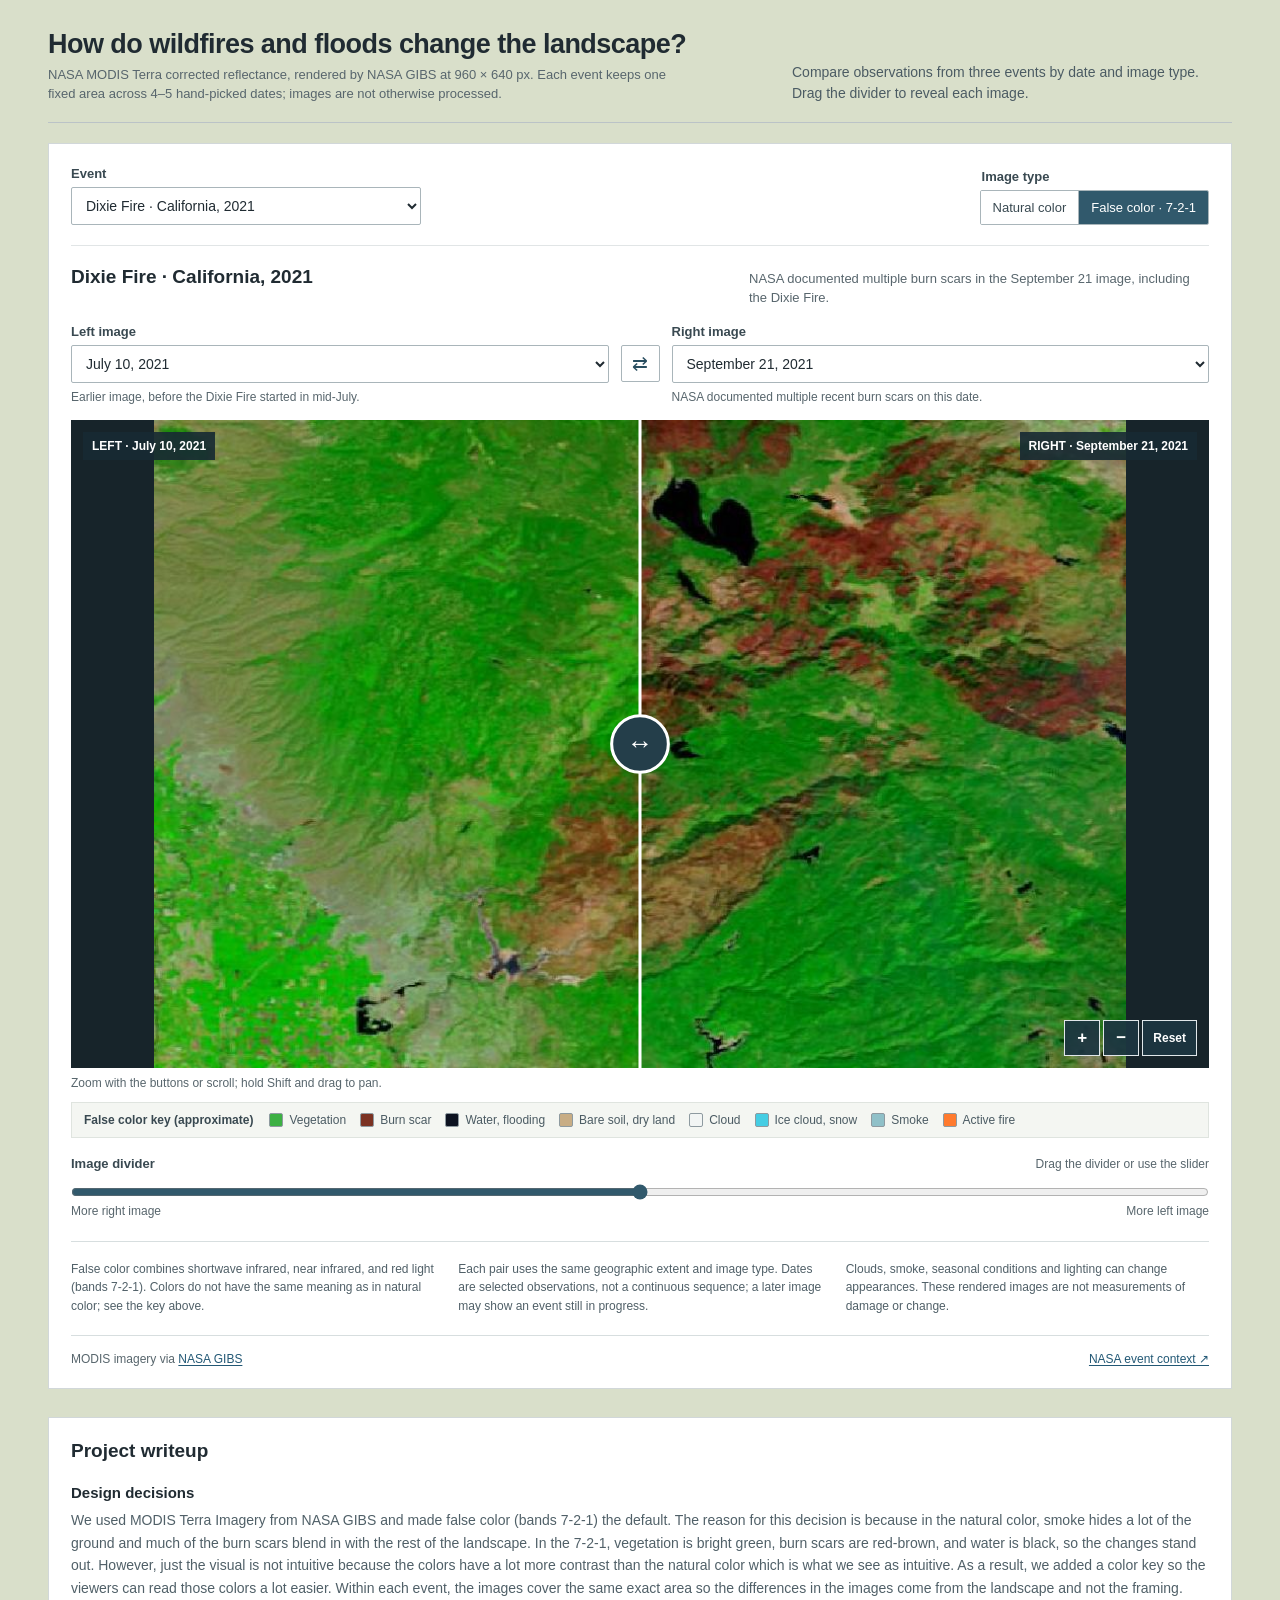
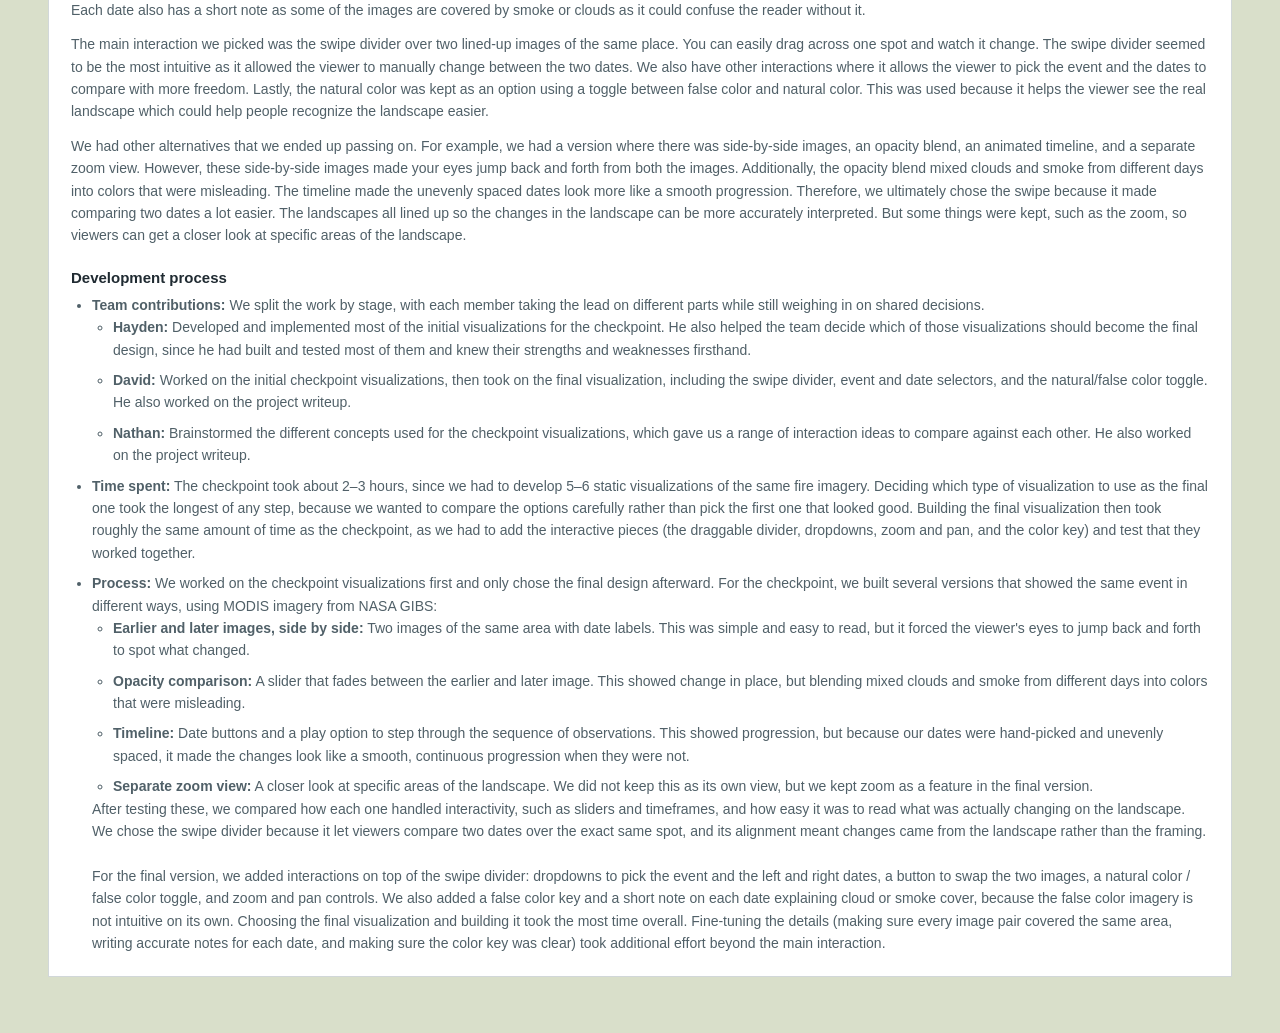
<file: index.html>
<!doctype html>
<html lang="en">
<head>
  <meta charset="utf-8">
  <meta name="viewport" content="width=device-width, initial-scale=1">
  <title>How do wildfires and floods change the landscape? | MODIS comparison</title>
  <style>
:root { color-scheme: light; font-family: -apple-system, BlinkMacSystemFont, "Segoe UI", sans-serif; color: #202b32; background: #d9dfca; }
* { box-sizing: border-box; }
body { margin: 0; }
.page { max-width: 1240px; margin: 0 auto; padding: 28px 28px 56px; }
.heading { display: flex; justify-content: space-between; align-items: end; gap: 36px; border-bottom: 1px solid #bbc3c7; padding-bottom: 18px; margin-bottom: 20px; }
h1, h2, p { margin: 0; }
h1 { font-size: 27px; line-height: 1.2; font-weight: 650; letter-spacing: -.02em; }
.subtitle { margin-top: 6px; max-width: 640px; color: #58666d; font-size: 13px; line-height: 1.45; }
.intro { max-width: 440px; color: #4b5b63; font-size: 14px; line-height: 1.5; }
.explorer { background: #fff; border: 1px solid #d1d7d9; padding: 22px; }
.toolbar { display: flex; justify-content: space-between; align-items: end; gap: 24px; border-bottom: 1px solid #e1e5e6; padding-bottom: 20px; }
.field label, .field legend, .slider-heading label { display: block; margin: 0 0 6px; color: #394951; font-size: 13px; font-weight: 600; }
.event { width: min(100%, 350px); }
select { width: 100%; padding: 9px 32px 9px 10px; color: #202b32; background: #fff; border: 1px solid #a9b5ba; border-radius: 2px; font: inherit; font-size: 14px; cursor: pointer; }
fieldset { border: 0; margin: 0; padding: 0; }
.segmented { display: flex; border: 1px solid #a9b5ba; border-radius: 2px; overflow: hidden; }
.segmented label { margin: 0; cursor: pointer; font-size: 13px; font-weight: 500; }
.segmented input { position: absolute; opacity: 0; }
.segmented span { display: block; padding: 9px 12px; background: #fff; }
.segmented label + label span { border-left: 1px solid #a9b5ba; }
.segmented input:checked + span { color: #fff; background: #31596c; }
.segmented input:focus-visible + span { outline: 3px solid #b06a21; outline-offset: -3px; }
.comparison-head { display: flex; justify-content: space-between; align-items: baseline; gap: 24px; margin: 20px 0 16px; }
h2 { font-size: 19px; font-weight: 650; }
.comparison-head > p { max-width: 460px; font-size: 13px; line-height: 1.45; color: #58666d; }
.date-controls { display: grid; grid-template-columns: 1fr auto 1fr; gap: 12px; align-items: start; margin-bottom: 14px; }
.date-note { margin-top: 6px; color: #58666d; font-size: 12px; line-height: 1.4; }
.swap { margin-top: 21px; width: 39px; height: 37px; color: #294e60; background: #fff; border: 1px solid #a9b5ba; border-radius: 2px; font-size: 19px; cursor: pointer; }
.viewer-wrap { position: relative; overflow: hidden; background: #17242a; }
.viewer { min-height: 180px; }
.viewer svg { display: block; width: 100%; max-height: 72vh; height: auto; touch-action: pan-y; }
.viewer .fallback { display: block; width: 100%; height: auto; }
.handle { pointer-events: none; }
.handle line { stroke: #fff; stroke-width: 3; }
.handle circle { fill: #243e4a; stroke: #fff; stroke-width: 3; }
.handle text { fill: #fff; font-size: 26px; }
.image-label { position: absolute; top: 12px; padding: 7px 9px; color: #fff; background: #182a33e8; font-size: 12px; font-weight: 600; pointer-events: none; }
.image-label.left { left: 12px; } .image-label.right { right: 12px; }
.zoom-controls { position: absolute; right: 12px; bottom: 12px; display: flex; gap: 3px; }
.zoom-controls button { min-width: 36px; height: 36px; border: 1px solid #e1e7ea; background: #1c3541ed; color: #fff; font-family: inherit; font-size: 17px; font-weight: 600; cursor: pointer; }
.zoom-controls button:last-child { padding: 0 10px; font-size: 12px; font-weight: 600; }
.zoom-hint { margin-top: 8px; color: #58666d; font-size: 12px; }
.slider-heading, .slider-ends { display: flex; justify-content: space-between; gap: 12px; }
.slider-heading { margin-top: 18px; align-items: baseline; }
.slider-heading span, .slider-ends { color: #58666d; font-size: 12px; }
input[type=range] { display: block; width: 100%; margin: 7px 0 4px; accent-color: #31596c; cursor: ew-resize; }
.details { display: grid; grid-template-columns: repeat(3,1fr); gap: 24px; border-top: 1px solid #d7dedf; margin-top: 23px; padding-top: 18px; }
.details p { color: #506068; font-size: 12px; line-height: 1.55; }
footer { display: flex; justify-content: space-between; flex-wrap: wrap; gap: 12px; border-top: 1px solid #d7dedf; margin-top: 20px; padding-top: 16px; color: #58666d; font-size: 12px; }
a { color: #225875; text-underline-offset: 2px; }
button:focus-visible, select:focus-visible, input:focus-visible { outline: 3px solid #b06a21; outline-offset: 2px; }
.color-key { display: flex; flex-wrap: wrap; align-items: center; gap: 8px 16px; margin-top: 12px; padding: 10px 12px; background: #f4f6f2; border: 1px solid #dfe4df; }
.color-key[hidden] { display: none; }
.key-title { color: #394951; font-size: 12px; font-weight: 600; }
.color-key ul { display: flex; flex-wrap: wrap; gap: 6px 14px; margin: 0; padding: 0; list-style: none; }
.color-key li { display: flex; align-items: center; gap: 6px; color: #4b5b63; font-size: 12px; }
.color-key i { width: 14px; height: 14px; border: 1px solid #8e9aa0; border-radius: 2px; }
@media (max-width: 700px) {
 .page { padding: 20px 12px 36px; } .heading { display: block; padding-bottom: 14px; margin-bottom: 14px; } h1 { font-size: 23px; } .intro { margin-top: 10px; font-size: 13px; }
 .explorer { padding: 14px; } .toolbar { display: block; padding-bottom: 16px; } .event { width: 100%; margin-bottom: 14px; } .segmented { width: fit-content; }
 .comparison-head { display: block; margin: 16px 0 12px; } .comparison-head > p { margin-top: 6px; } .date-controls { grid-template-columns: 1fr 36px 1fr; gap: 7px; } .swap { width: 36px; } .date-note { font-size: 11px; }
 .viewer svg { max-height: none; } .image-label { top: 7px; font-size: 10px; padding: 5px; max-width: 44%; } .image-label.left { left: 7px; } .image-label.right { right: 7px; } .zoom-controls { right: 7px; bottom: 7px; } .zoom-controls button { height: 32px; min-width: 32px; }
 .details { grid-template-columns: 1fr; gap: 10px; }
}
  .writeup { margin-top: 28px; padding: 22px; background: #fff; border: 1px solid #d1d7d9; }
.writeup h2 { margin: 0 0 8px; }
.writeup h3 { font-size: 15px; margin: 22px 0 8px; }
.writeup p + p { margin-top: 12px; }
.writeup p, .writeup li { color: #506068; font-size: 14px; line-height: 1.6; }
.writeup ul { margin: 0; padding-left: 21px; }
.writeup li + li { margin-top: 8px; }
</style>
  <script src="assets/d3.v7.min.js"></script>

</head>
<body>
<main class="page">
  <header class="heading">
    <div><h1>How do wildfires and floods change the landscape?</h1><p class="subtitle">NASA MODIS Terra corrected reflectance, rendered by NASA GIBS at 960 × 640 px. Each event keeps one fixed area across 4–5 hand-picked dates; images are not otherwise processed.</p></div>
    <p class="intro">Compare observations from three events by date and image type. Drag the divider to reveal each image.</p>
  </header>
  <section class="explorer" aria-label="Satellite image comparison">
    <div class="toolbar">
      <div class="field event"><label for="event">Event</label><select id="event"></select></div>
      <fieldset class="field bands"><legend>Image type</legend><div class="segmented"><label><input type="radio" name="bands" value="true"><span>Natural color</span></label><label><input type="radio" name="bands" value="false" checked><span>False color · 7-2-1</span></label></div></fieldset>
    </div>
    <div class="comparison-head"><div><h2 id="event-title"></h2></div><p id="event-summary"></p></div>
    <div class="date-controls">
      <div class="field"><label for="earlier">Left image</label><select id="earlier"></select><p id="earlier-note" class="date-note"></p></div>
      <button id="swap" class="swap" type="button" aria-label="Swap left and right dates" title="Swap dates">⇄</button>
      <div class="field"><label for="later">Right image</label><select id="later"></select><p id="later-note" class="date-note"></p></div>
    </div>
    <div class="viewer-wrap">
      <div id="viewer" class="viewer"><img class="fallback" src="assets/dixie-2021-09-21-false.jpg" alt="MODIS false-color image of the Dixie Fire region on September 21, 2021"></div>
      <div class="image-label left" id="left-label"></div><div class="image-label right" id="right-label"></div>
      <div class="zoom-controls" aria-label="Image zoom controls"><button id="zoom-in" type="button" aria-label="Zoom in">+</button><button id="zoom-out" type="button" aria-label="Zoom out">−</button><button id="zoom-reset" type="button">Reset</button></div>
    </div>
    <p class="zoom-hint">Zoom with the buttons or scroll; hold Shift and drag to pan.</p>
    <div id="color-key" class="color-key" aria-label="False color key">
      <span class="key-title">False color key (approximate)</span>
      <ul>
        <li><i style="background:#3cb043"></i>Vegetation</li>
        <li><i style="background:#7b3222"></i>Burn scar</li>
        <li><i style="background:#0c1220"></i>Water, flooding</li>
        <li><i style="background:#c8ad85"></i>Bare soil, dry land</li>
        <li><i style="background:#f2f5f4"></i>Cloud</li>
        <li><i style="background:#45cde3"></i>Ice cloud, snow</li>
        <li><i style="background:#8fc0c8"></i>Smoke</li>
        <li><i style="background:#ff7a2e"></i>Active fire</li>
      </ul>
    </div>
    <div class="slider-heading"><label for="divider">Image divider</label><span>Drag the divider or use the slider</span></div>
    <input id="divider" type="range" min="0" max="100" value="50" aria-label="Move image divider" aria-valuetext="50% left image">
    <div class="slider-ends"><span>More right image</span><span>More left image</span></div>
    <div class="details"><p id="band-description"></p><p>Each pair uses the same geographic extent and image type. Dates are selected observations, not a continuous sequence; a later image may show an event still in progress.</p><p>Clouds, smoke, seasonal conditions and lighting can change appearances. These rendered images are not measurements of damage or change.</p></div>
    <footer><span>MODIS imagery via <a href="https://nasa-gibs.github.io/gibs-api-docs/access-basics/">NASA GIBS</a></span><a id="source" target="_blank" rel="noopener noreferrer">NASA event context ↗</a></footer>
  </section>
  <section class="writeup" aria-labelledby="writeup-title">
    <h2 id="writeup-title">Project writeup</h2>
    <h3>Design decisions</h3>
    <p>We used MODIS Terra Imagery from NASA GIBS and made false color (bands 7-2-1) the default. The reason for this decision is because in the natural color, smoke hides a lot of the ground and much of the burn scars blend in with the rest of the landscape. In the 7-2-1, vegetation is bright green, burn scars are red-brown, and water is black, so the changes stand out. However, just the visual is not intuitive because the colors have a lot more contrast than the natural color which is what we see as intuitive. As a result, we added a color key so the viewers can read those colors a lot easier. Within each event, the images cover the same exact area so the differences in the images come from the landscape and not the framing. Each date also has a short note as some of the images are covered by smoke or clouds as it could confuse the reader without it.</p>
    <p>The main interaction we picked was the swipe divider over two lined-up images of the same place. You can easily drag across one spot and watch it change. The swipe divider seemed to be the most intuitive as it allowed the viewer to manually change between the two dates. We also have other interactions where it allows the viewer to pick the event and the dates to compare with more freedom. Lastly, the natural color was kept as an option using a toggle between false color and natural color. This was used because it helps the viewer see the real landscape which could help people recognize the landscape easier.</p>
    <p>We had other alternatives that we ended up passing on. For example, we had a version where there was side-by-side images, an opacity blend, an animated timeline, and a separate zoom view. However, these side-by-side images made your eyes jump back and forth from both the images. Additionally, the opacity blend mixed clouds and smoke from different days into colors that were misleading. The timeline made the unevenly spaced dates look more like a smooth progression. Therefore, we ultimately chose the swipe because it made comparing two dates a lot easier. The landscapes all lined up so the changes in the landscape can be more accurately interpreted. But some things were kept, such as the zoom, so viewers can get a closer look at specific areas of the landscape.</p>
    <h3>Development process</h3>
<ul>
  <li>
    <strong>Team contributions:</strong> We split the work by stage, with each member taking the lead on different parts while still weighing in on shared decisions.
    <ul>
      <li><strong>Hayden:</strong> Developed and implemented most of the initial visualizations for the checkpoint. He also helped the team decide which of those visualizations should become the final design, since he had built and tested most of them and knew their strengths and weaknesses firsthand.</li>
      <li><strong>David:</strong> Worked on the initial checkpoint visualizations, then took on the final visualization, including the swipe divider, event and date selectors, and the natural/false color toggle. He also worked on the project writeup.</li>
      <li><strong>Nathan:</strong> Brainstormed the different concepts used for the checkpoint visualizations, which gave us a range of interaction ideas to compare against each other. He also worked on the project writeup.</li>
    </ul>
  </li>
  <li>
    <strong>Time spent:</strong> The checkpoint took about 2&ndash;3 hours, since we had to develop 5&ndash;6 static visualizations of the same fire imagery. Deciding which type of visualization to use as the final one took the longest of any step, because we wanted to compare the options carefully rather than pick the first one that looked good. Building the final visualization then took roughly the same amount of time as the checkpoint, as we had to add the interactive pieces (the draggable divider, dropdowns, zoom and pan, and the color key) and test that they worked together.
  </li>
  <li>
    <strong>Process:</strong> We worked on the checkpoint visualizations first and only chose the final design afterward. For the checkpoint, we built several versions that showed the same event in different ways, using MODIS imagery from NASA GIBS:
    <ul>
      <li><strong>Earlier and later images, side by side:</strong> Two images of the same area with date labels. This was simple and easy to read, but it forced the viewer's eyes to jump back and forth to spot what changed.</li>
      <li><strong>Opacity comparison:</strong> A slider that fades between the earlier and later image. This showed change in place, but blending mixed clouds and smoke from different days into colors that were misleading.</li>
      <li><strong>Timeline:</strong> Date buttons and a play option to step through the sequence of observations. This showed progression, but because our dates were hand-picked and unevenly spaced, it made the changes look like a smooth, continuous progression when they were not.</li>
      <li><strong>Separate zoom view:</strong> A closer look at specific areas of the landscape. We did not keep this as its own view, but we kept zoom as a feature in the final version.</li>
    </ul>
    After testing these, we compared how each one handled interactivity, such as sliders and timeframes, and how easy it was to read what was actually changing on the landscape. We chose the swipe divider because it let viewers compare two dates over the exact same spot, and its alignment meant changes came from the landscape rather than the framing.
    <br><br>
    For the final version, we added interactions on top of the swipe divider: dropdowns to pick the event and the left and right dates, a button to swap the two images, a natural color / false color toggle, and zoom and pan controls. We also added a false color key and a short note on each date explaining cloud or smoke cover, because the false color imagery is not intuitive on its own. Choosing the final visualization and building it took the most time overall. Fine-tuning the details (making sure every image pair covered the same area, writing accurate notes for each date, and making sure the color key was clear) took additional effort beyond the main interaction.
  </li>
</ul>
  </section>
</main>
<script>
/* Interactive comparison of locally saved NASA MODIS imagery. */
(() => {
  'use strict';
  const W = 960, H = 640;
  const events = [
    {id:'dixie', title:'Dixie Fire · California, 2021', summary:'NASA documented multiple burn scars in the September 21 image, including the Dixie Fire.', source:'https://earthobservatory.nasa.gov/images/148913/a-multi-dimensional-fire-challenge', left:0, right:2, dates:[
      ['2021-07-10','July 10, 2021','Earlier image, before the Dixie Fire started in mid-July.'],
      ['2021-08-15','August 15, 2021','Smoke obscures much of this view.'],
      ['2021-09-21','September 21, 2021','NASA documented multiple recent burn scars on this date.'],
      ['2021-10-10','October 10, 2021','A later observation; differences may include effects of more than one fire.']]},
    {id:'pakistan', title:'Indus River floods · Pakistan, 2012', summary:'NASA published a MODIS comparison using September 1 and September 13.', source:'https://earthobservatory.nasa.gov/images/79171/flooding-in-pakistan', left:0, right:2, dates:[
      ['2012-09-01','September 1, 2012','Earlier conditions in NASA’s comparison.'],
      ['2012-09-08','September 8, 2012','Clouds obscure much of the landscape.'],
      ['2012-09-13','September 13, 2012','During flooding; NASA used this date to show inundated conditions.'],
      ['2012-09-20','September 20, 2012','A later observation during the broader flood period.']]},
    {id:'kenya', title:'Mount Kenya wildfire · Kenya, 2019', summary:'NASA reported first satellite detections on February 23 and documented the fire on February 27.', source:'https://earthobservatory.nasa.gov/images/144615/fire-on-mount-kenya', left:1, right:4, dates:[
      ['2019-02-15','February 15, 2019','Before first reported satellite detections; clouds partly obscure the area.'],
      ['2019-02-20','February 20, 2019','Before the first reported satellite detections.'],
      ['2019-02-23','February 23, 2019','First reported satellite detections; clouds obscure much of the view.'],
      ['2019-02-27','February 27, 2019','NASA documented the active fire and a burn scar.'],
      ['2019-03-15','March 15, 2019','A later observation; cloud cover is still present.']]}
  ];
  const eventSelect = d3.select('#event'), leftSelect = d3.select('#earlier'), rightSelect = d3.select('#later');
  d3.select('#viewer .fallback').remove();
  const svg = d3.select('#viewer').append('svg').attr('viewBox',`0 0 ${W} ${H}`).attr('role','img');
  const clip = svg.append('defs').append('clipPath').attr('id','left-clip').append('rect').attr('height',H);
  const scene = svg.append('g');
  const rightImage = scene.append('image').attr('width',W).attr('height',H);
  // The clipping region stays in screen coordinates while both images pan and zoom together.
  const leftLayer = svg.append('g').attr('clip-path','url(#left-clip)').append('g');
  const leftImage = leftLayer.append('image').attr('width',W).attr('height',H);
  const handle = svg.append('g').attr('class','handle').attr('aria-hidden','true');
  handle.append('line').attr('y2',H);
  handle.append('circle').attr('cy',H/2).attr('r',28);
  handle.append('text').attr('y',H/2+8).attr('text-anchor','middle').text('↔');
  const range = d3.select('#divider');
  let current = events[0];
  const zoom = d3.zoom().scaleExtent([1,4]).extent([[0,0],[W,H]]).translateExtent([[0,0],[W,H]])
    .filter(event => event.type === 'wheel' || event.type === 'touchstart' || (event.type === 'mousedown' && event.shiftKey))
    .on('zoom', event => {scene.attr('transform',event.transform); leftLayer.attr('transform',event.transform);});
  svg.call(zoom).on('dblclick.zoom',null);
  const drag = d3.drag().filter(event => !event.shiftKey && event.type !== 'touchstart').on('start drag', event => setDivider(d3.pointer(event.sourceEvent, svg.node())[0] / W * 100));
  svg.call(drag);
  function setDivider(value) {
    const p = Math.max(0,Math.min(100,value));
    clip.attr('width',W*p/100); handle.attr('transform',`translate(${W*p/100},0)`);
    range.property('value',p).attr('aria-valuetext',`${Math.round(p)}% left image`);
  }
  function file(date, band) { return `assets/${current.id === 'kenya' ? '' : current.id+'-'}${date}-${band}.jpg`; }
  function refresh() {
    const left = current.dates.find(d => d[0] === leftSelect.property('value'));
    const right = current.dates.find(d => d[0] === rightSelect.property('value'));
    const band = d3.select('input[name="bands"]:checked').property('value');
    leftImage.attr('href',file(left[0],band)); rightImage.attr('href',file(right[0],band));
    d3.select('#left-label').text(`LEFT · ${left[1]}`); d3.select('#right-label').text(`RIGHT · ${right[1]}`);
    d3.select('#earlier-note').text(left[2]); d3.select('#later-note').text(right[2]);
    svg.attr('aria-label',`${current.title}: left image ${left[1]}, right image ${right[1]}, ${band === 'true' ? 'natural color' : 'false color bands 7-2-1'}.`);
    d3.select('#band-description').text(band === 'true' ? 'Natural color imagery uses visible light, close to what the eye would see. Switch to false color to see the color key.' : 'False color combines shortwave infrared, near infrared, and red light (bands 7-2-1). Colors do not have the same meaning as in natural color; see the key above.');
    d3.select('#color-key').property('hidden', band === 'true');
  }
  function selectEvent(id) {
    current = events.find(e => e.id === id);
    d3.select('#event-title').text(current.title); d3.select('#event-summary').text(current.summary); d3.select('#source').attr('href',current.source);
    [leftSelect,rightSelect].forEach(select => select.selectAll('option').data(current.dates).join('option').attr('value',d=>d[0]).text(d=>d[1]));
    leftSelect.property('value',current.dates[current.left][0]); rightSelect.property('value',current.dates[current.right][0]);
    svg.call(zoom.transform,d3.zoomIdentity); setDivider(50); refresh();
  }
  eventSelect.selectAll('option').data(events).join('option').attr('value',d=>d.id).text(d=>d.title);
  eventSelect.on('change',event=>selectEvent(event.target.value));
  leftSelect.on('change',refresh); rightSelect.on('change',refresh);
  d3.selectAll('input[name="bands"]').on('change',refresh);
  range.on('input',event=>setDivider(+event.target.value));
  d3.select('#swap').on('click',() => {const a=leftSelect.property('value'); leftSelect.property('value',rightSelect.property('value')); rightSelect.property('value',a); refresh();});
  d3.select('#zoom-in').on('click',()=>svg.call(zoom.scaleBy,1.5,[W/2,H/2]));
  d3.select('#zoom-out').on('click',()=>svg.call(zoom.scaleBy,1/1.5,[W/2,H/2]));
  d3.select('#zoom-reset').on('click',()=>svg.call(zoom.transform,d3.zoomIdentity));
  selectEvent(events[0].id);
})();
</script>
</body></html>
</file>
